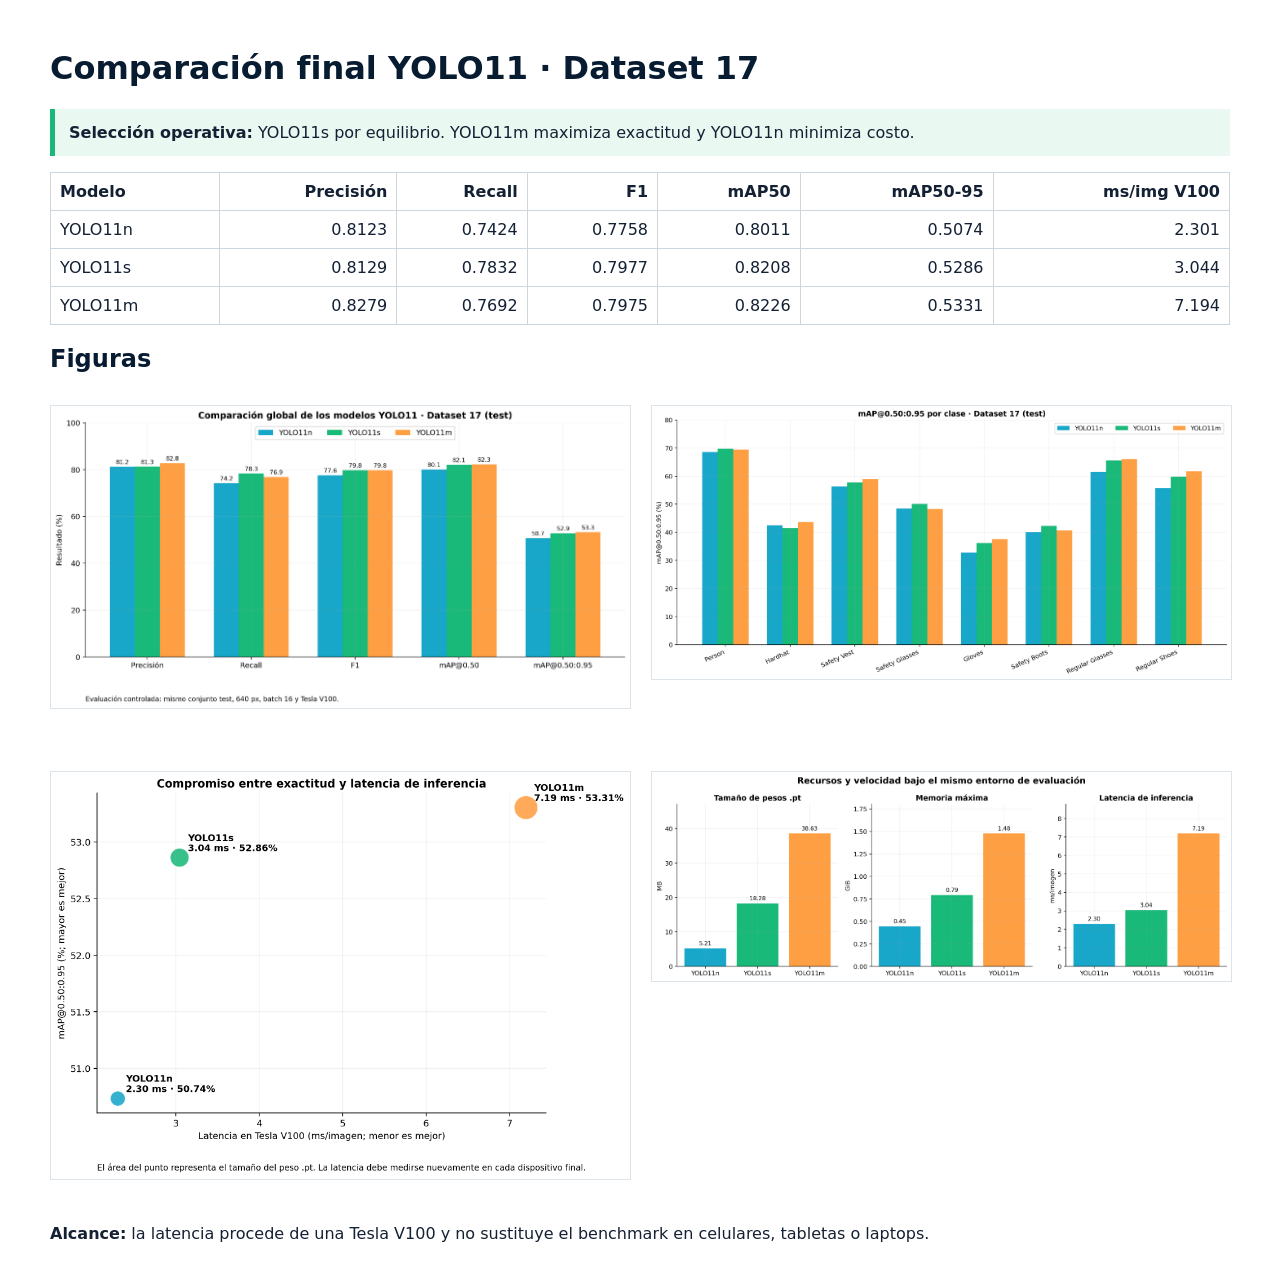
<file: docs/figures/dashboard_comparacion.html>
<!doctype html>
<html lang="es"><head><meta charset="utf-8">
<meta name="viewport" content="width=device-width,initial-scale=1">
<title>Comparación YOLO11 · Dataset 17</title>
<style>
body{font-family:system-ui,sans-serif;max-width:1180px;margin:auto;padding:28px;color:#142033}
h1,h2{color:#071b31} .notice{background:#eaf8f2;border-left:5px solid #19b979;padding:14px}
table{border-collapse:collapse;width:100%} th,td{border:1px solid #ccd6df;padding:9px;text-align:right}
th:first-child,td:first-child{text-align:left} img{width:100%;border:1px solid #dce4ea;margin:12px 0 28px}
.grid{display:grid;grid-template-columns:1fr 1fr;gap:22px} @media(max-width:800px){.grid{grid-template-columns:1fr}}
</style></head><body>
<h1>Comparación final YOLO11 · Dataset 17</h1>
<p class="notice"><b>Selección operativa:</b> YOLO11s por equilibrio. YOLO11m maximiza exactitud y YOLO11n minimiza costo.</p>
<table><thead><tr><th>Modelo</th><th>Precisión</th><th>Recall</th><th>F1</th><th>mAP50</th><th>mAP50-95</th><th>ms/img V100</th></tr></thead>
<tbody><tr><td>YOLO11n</td><td>0.8123</td><td>0.7424</td><td>0.7758</td><td>0.8011</td><td>0.5074</td><td>2.301</td></tr>
<tr><td>YOLO11s</td><td>0.8129</td><td>0.7832</td><td>0.7977</td><td>0.8208</td><td>0.5286</td><td>3.044</td></tr>
<tr><td>YOLO11m</td><td>0.8279</td><td>0.7692</td><td>0.7975</td><td>0.8226</td><td>0.5331</td><td>7.194</td></tr></tbody></table>
<h2>Figuras</h2><div class="grid">
<img src="01_metricas_globales.png" alt="Métricas globales">
<img src="02_map5095_por_clase.png" alt="mAP por clase">
<img src="03_exactitud_vs_latencia.png" alt="Exactitud y latencia">
<img src="04_recursos_modelos.png" alt="Recursos de los modelos">
</div>
<p><b>Alcance:</b> la latencia procede de una Tesla V100 y no sustituye el benchmark en celulares, tabletas o laptops.</p>
</body></html>
</file>
